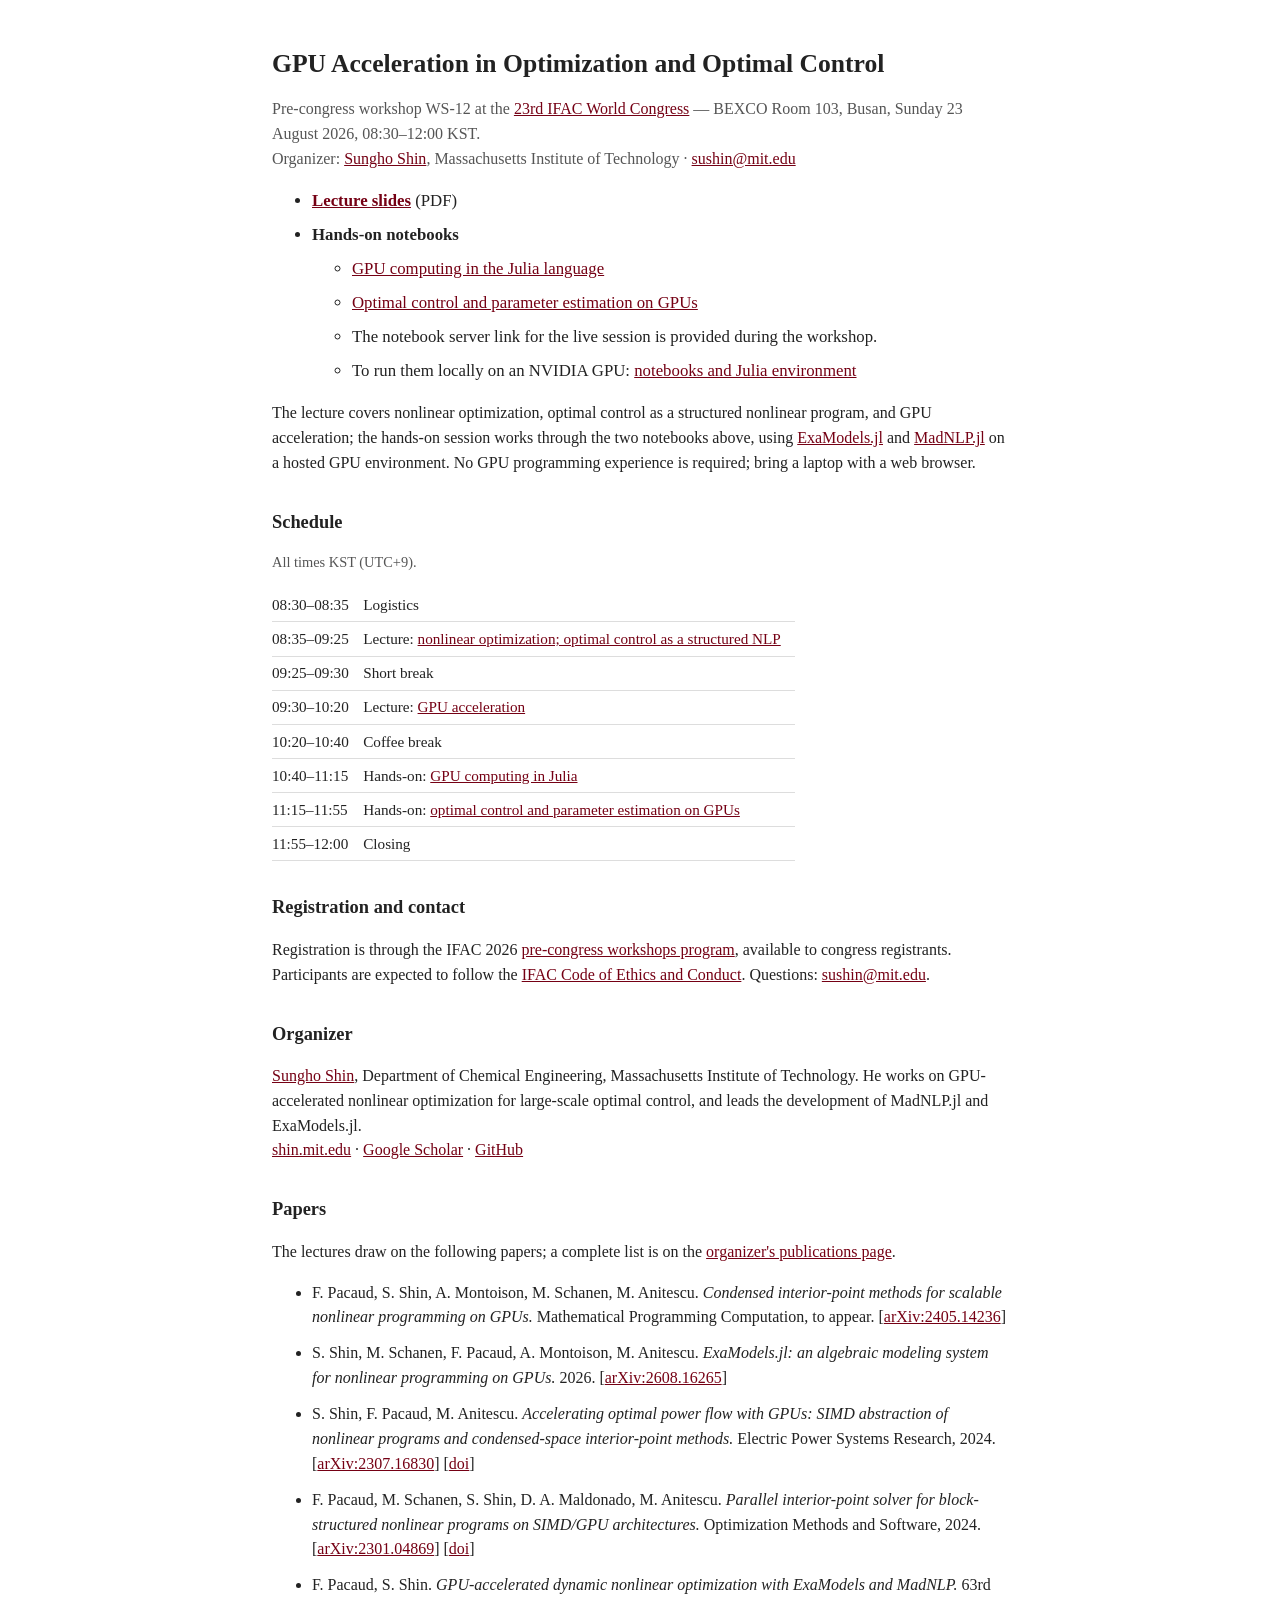
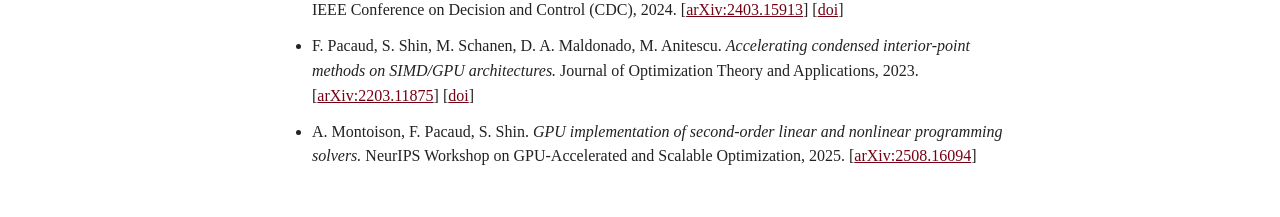
<file: index.html>
<!DOCTYPE html>
<html lang="en">
<head>
  <meta charset="UTF-8" />
  <meta name="viewport" content="width=device-width, initial-scale=1.0" />
  <title>GPU Acceleration in Optimization and Optimal Control — IFAC 2026 Workshop</title>
  <meta name="description" content="Half-day pre-congress workshop on GPU-accelerated nonlinear optimization for large-scale optimal control, at the IFAC 2026 World Congress, Busan, Korea." />
  <link rel="stylesheet" href="style.css" />
</head>
<body>

  <h1>GPU Acceleration in Optimization and Optimal Control</h1>
  <p class="meta">Pre-congress workshop WS-12 at the <a href="https://ifac2026.org">23rd IFAC World Congress</a>
    &mdash; BEXCO Room 103, Busan, Sunday 23 August 2026, 08:30&ndash;12:00 KST.<br>
    Organizer: <a href="#organizer">Sungho Shin</a>, Massachusetts Institute of Technology &middot;
    <a href="mailto:sushin@mit.edu">sushin@mit.edu</a></p>

  <ul class="materials">
    <li><a href="slides.pdf"><strong>Lecture slides</strong></a> (PDF)</li>
    <li><strong>Hands-on notebooks</strong>
      <ul>
        <li><a href="notebooks/1-gpu-computing.html">GPU computing in the Julia language</a></li>
        <li><a href="notebooks/2-optimal-control-and-estimation.html">Optimal control and parameter estimation on GPUs</a></li>
        <li>The notebook server link for the live session is provided during the workshop.</li>
        <li>To run them locally on an NVIDIA GPU: <a href="https://github.com/madsuite-org/ifac2026-notebooks">notebooks and Julia environment</a></li>
      </ul>
    </li>
  </ul>

  <p>The lecture covers nonlinear optimization, optimal control as a
    structured nonlinear program, and GPU acceleration; the hands-on session
    works through the two notebooks above, using
    <a href="https://github.com/exanauts/ExaModels.jl">ExaModels.jl</a> and
    <a href="https://github.com/MadNLP/MadNLP.jl">MadNLP.jl</a> on a hosted
    GPU environment. No GPU programming experience is required; bring a
    laptop with a web browser.</p>

  <h2 id="schedule">Schedule</h2>
  <p class="muted-note">All times KST (UTC+9).</p>
  <table class="program">
    <tbody>
      <tr><td>08:30&ndash;08:35</td><td>Logistics</td></tr>
      <tr><td>08:35&ndash;09:25</td><td>Lecture: <a href="slides.pdf">nonlinear optimization; optimal control as a structured NLP</a></td></tr>
      <tr><td>09:25&ndash;09:30</td><td>Short break</td></tr>
      <tr><td>09:30&ndash;10:20</td><td>Lecture: <a href="slides.pdf">GPU acceleration</a></td></tr>
      <tr><td>10:20&ndash;10:40</td><td>Coffee break</td></tr>
      <tr><td>10:40&ndash;11:15</td><td>Hands-on: <a href="notebooks/1-gpu-computing.html">GPU computing in Julia</a></td></tr>
      <tr><td>11:15&ndash;11:55</td><td>Hands-on: <a href="notebooks/2-optimal-control-and-estimation.html">optimal control and parameter estimation on GPUs</a></td></tr>
      <tr><td>11:55&ndash;12:00</td><td>Closing</td></tr>
    </tbody>
  </table>

  <h2 id="registration">Registration and contact</h2>
  <p>Registration is through the IFAC 2026
    <a href="https://ifac2026.org/fairOnline.do?selAction=single_page&amp;SYSTEM_IDX=214&amp;FAIRMENU_IDX=21710&amp;hl=ENG">pre-congress workshops program</a>,
    available to congress registrants. Participants are expected to follow the
    <a href="https://www.ifac-control.org/about/code-of-ethics-and-conduct">IFAC Code of Ethics and Conduct</a>.
    Questions: <a href="mailto:sushin@mit.edu">sushin@mit.edu</a>.</p>

  <h2 id="organizer">Organizer</h2>
  <p><a href="https://cheme.mit.edu/profile/sungho-shin/">Sungho Shin</a>,
    Department of Chemical Engineering, Massachusetts Institute of Technology.
    He works on GPU-accelerated nonlinear optimization for large-scale optimal
    control, and leads the development of MadNLP.jl and ExaModels.jl.<br>
    <a href="https://shin.mit.edu">shin.mit.edu</a> &middot;
    <a href="https://scholar.google.com/citations?user=_KaTyEwAAAAJ">Google Scholar</a> &middot;
    <a href="https://github.com/sshin23">GitHub</a></p>

  <h2 id="papers">Papers</h2>
  <p>The lectures draw on the following papers; a complete list is on the
    <a href="https://shin.mit.edu/publications">organizer's publications page</a>.</p>
  <ul class="papers">
    <li>
      F. Pacaud, S. Shin, A. Montoison, M. Schanen, M. Anitescu.
      <em>Condensed interior-point methods for scalable nonlinear programming on GPUs.</em>
      Mathematical Programming Computation, to appear.
      [<a href="https://arxiv.org/abs/2405.14236">arXiv:2405.14236</a>]
    </li>
    <li>
      S. Shin, M. Schanen, F. Pacaud, A. Montoison, M. Anitescu.
      <em>ExaModels.jl: an algebraic modeling system for nonlinear programming on GPUs.</em>
      2026.
      [<a href="https://arxiv.org/abs/2608.16265">arXiv:2608.16265</a>]
    </li>
    <li>
      S. Shin, F. Pacaud, M. Anitescu.
      <em>Accelerating optimal power flow with GPUs: SIMD abstraction of nonlinear programs and condensed-space interior-point methods.</em>
      Electric Power Systems Research, 2024.
      [<a href="https://arxiv.org/abs/2307.16830">arXiv:2307.16830</a>]
      [<a href="https://doi.org/10.1016/j.epsr.2024.110651">doi</a>]
    </li>
    <li>
      F. Pacaud, M. Schanen, S. Shin, D. A. Maldonado, M. Anitescu.
      <em>Parallel interior-point solver for block-structured nonlinear programs on SIMD/GPU architectures.</em>
      Optimization Methods and Software, 2024.
      [<a href="https://arxiv.org/abs/2301.04869">arXiv:2301.04869</a>]
      [<a href="https://doi.org/10.1080/10556788.2024.2329646">doi</a>]
    </li>
    <li>
      F. Pacaud, S. Shin.
      <em>GPU-accelerated dynamic nonlinear optimization with ExaModels and MadNLP.</em>
      63rd IEEE Conference on Decision and Control (CDC), 2024.
      [<a href="https://arxiv.org/abs/2403.15913">arXiv:2403.15913</a>]
      [<a href="https://doi.org/10.1109/CDC56724.2024.10886720">doi</a>]
    </li>
    <li>
      F. Pacaud, S. Shin, M. Schanen, D. A. Maldonado, M. Anitescu.
      <em>Accelerating condensed interior-point methods on SIMD/GPU architectures.</em>
      Journal of Optimization Theory and Applications, 2023.
      [<a href="https://arxiv.org/abs/2203.11875">arXiv:2203.11875</a>]
      [<a href="https://doi.org/10.1007/s10957-022-02129-5">doi</a>]
    </li>
    <li>
      A. Montoison, F. Pacaud, S. Shin.
      <em>GPU implementation of second-order linear and nonlinear programming solvers.</em>
      NeurIPS Workshop on GPU-Accelerated and Scalable Optimization, 2025.
      [<a href="https://arxiv.org/abs/2508.16094">arXiv:2508.16094</a>]
    </li>
  </ul>

</body>
</html>
</file>
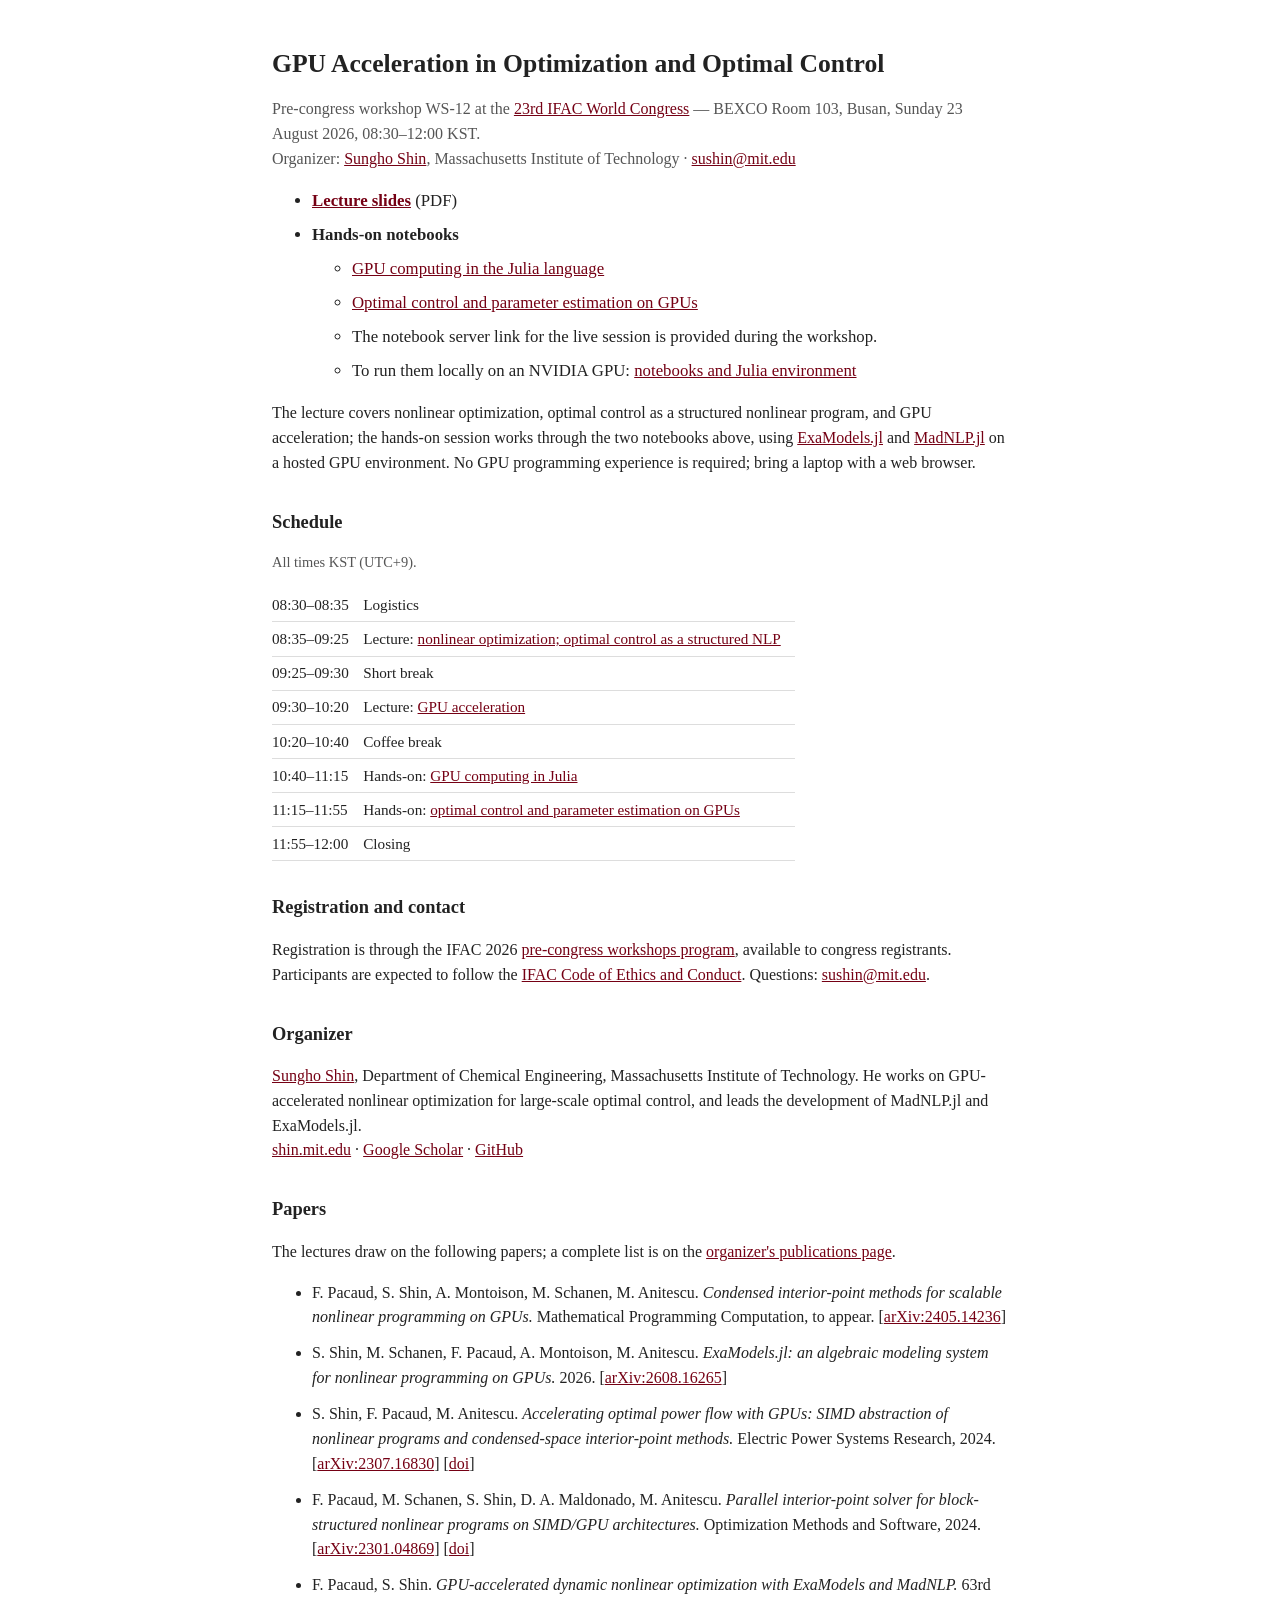
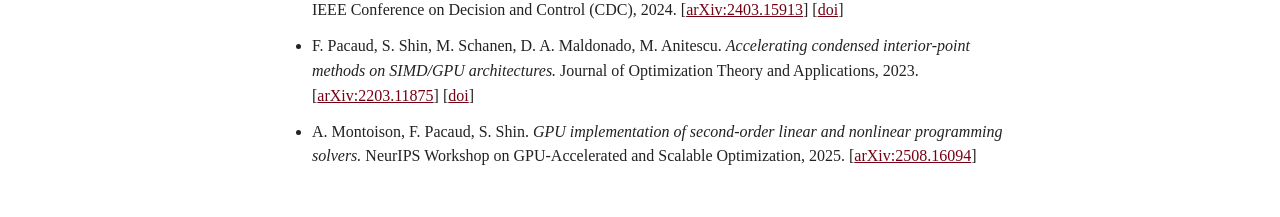
<file: notebooks/index.html>
<!DOCTYPE html>
<html lang="en">
<head>
  <meta charset="utf-8">
  <meta http-equiv="refresh" content="0; url=../">
  <title>GPU Acceleration in Optimization and Optimal Control &mdash; IFAC 2026 workshop</title>
</head>
<body>
  <p><a href="../">Workshop page</a></p>
</body>
</html>
</file>
<file: style.css>
/* Same style as the workshop materials site (madsuite.org/ifac2026-workshop). */

body {
  max-width: 46rem;
  margin: 3rem auto;
  padding: 0 1rem;
  font-family: Georgia, serif;
  line-height: 1.55;
  color: #222;
  background: #fff;
}

h1 { font-size: 1.6rem; line-height: 1.25; }
h2 { font-size: 1.15rem; margin-top: 2rem; }

li { margin: 0.4rem 0; }

a { color: #750014; }

.meta, .muted-note { color: #555; }
.muted-note { font-size: 0.9rem; }

table.program {
  border-collapse: collapse;
  font-size: 0.95rem;
}
table.program td {
  text-align: left;
  padding: 0.3rem 0.9rem 0.3rem 0;
  border-bottom: 1px solid #ddd;
  vertical-align: top;
}
table.program td:first-child { white-space: nowrap; }

ul.papers li { margin: 0.7rem 0; }

ul.materials { font-size: 1.05rem; }
ul.materials li { margin: 0.5rem 0; }
</file>
